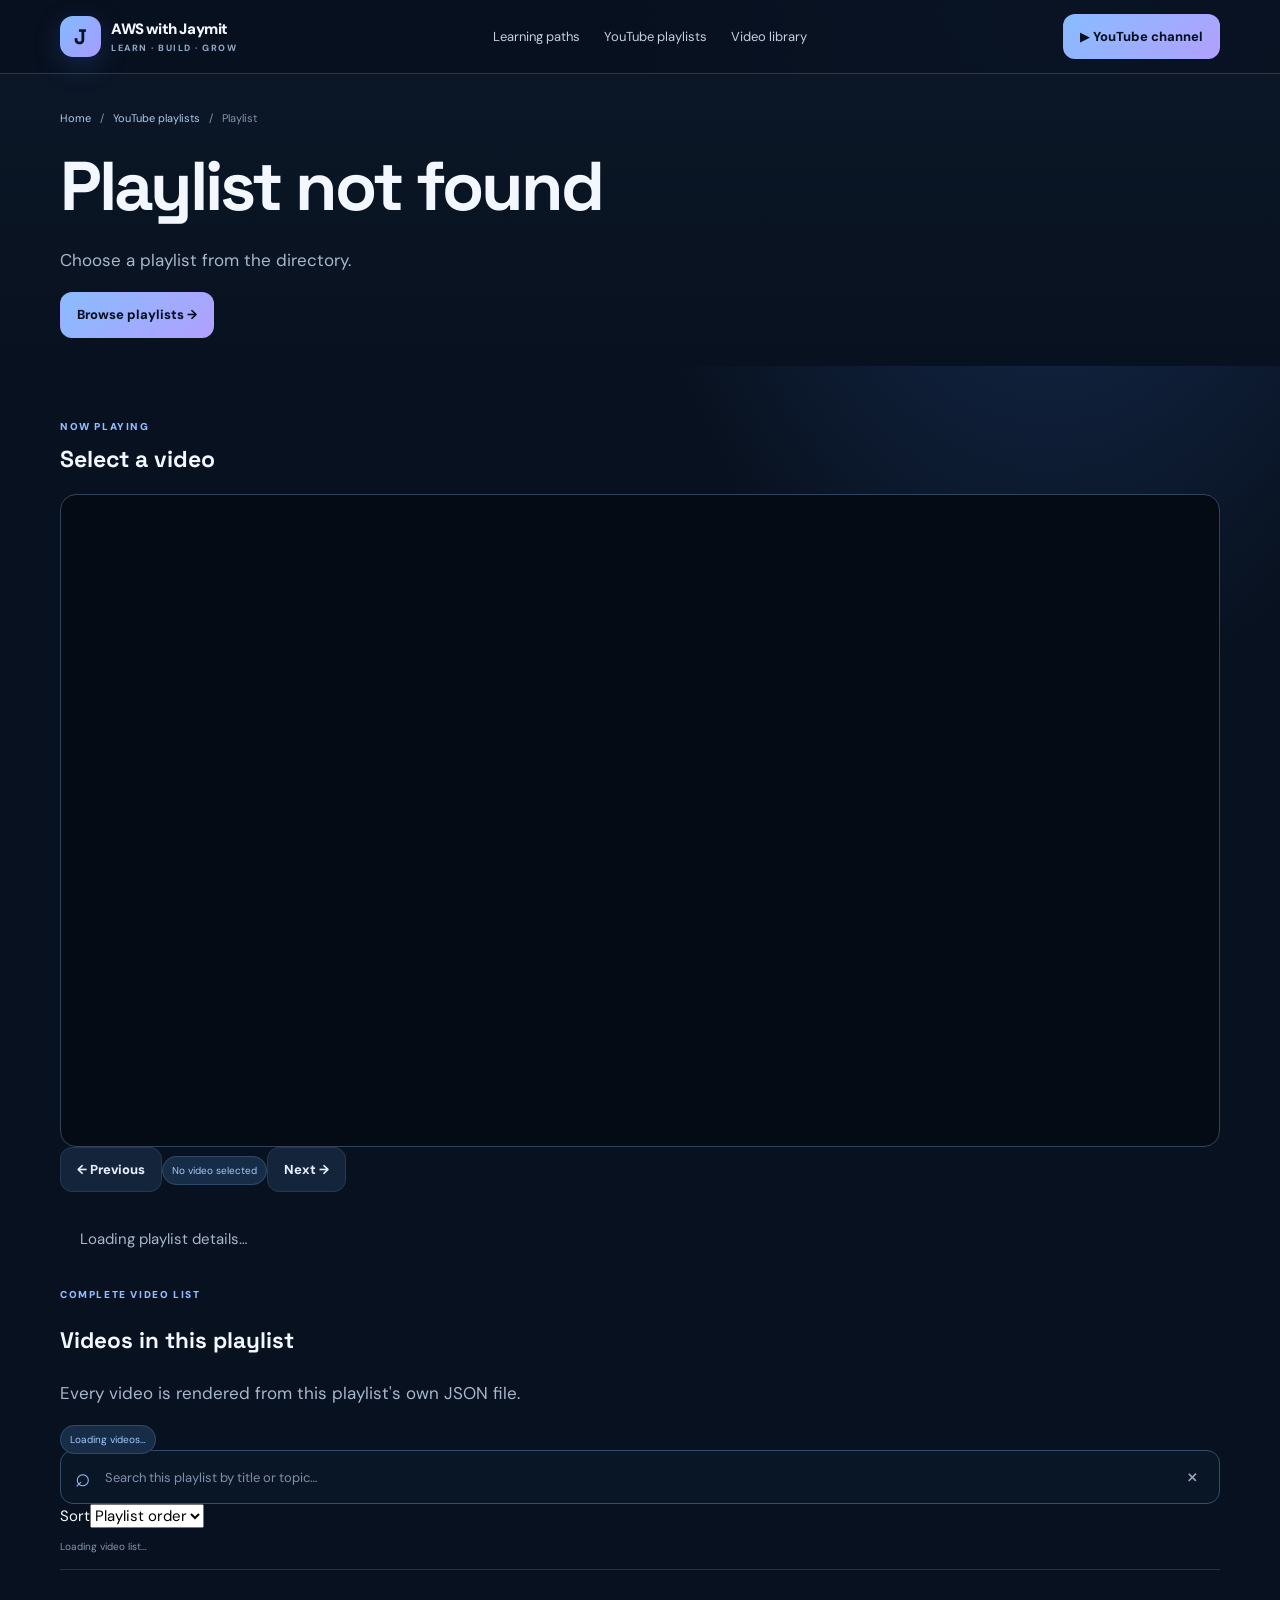
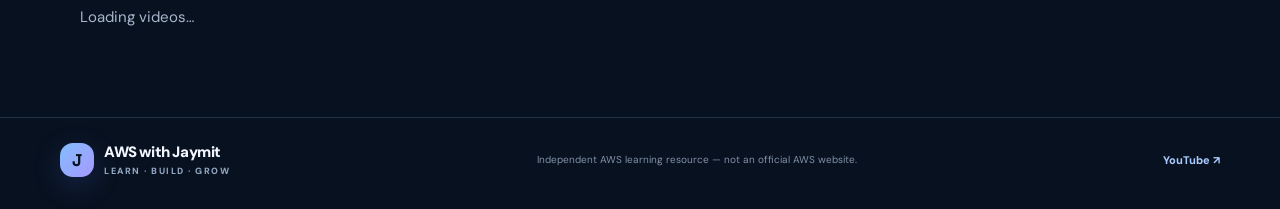
<file: playlist.html>
﻿<!doctype html>
<html lang="en">
<head>
  <meta charset="utf-8">
  <meta name="viewport" content="width=device-width, initial-scale=1">
  <meta name="description" content="Watch and search every video in this AWS with Jaymit learning playlist — covering AWS cloud services, serverless, generative AI, and more.">
  <meta name="theme-color" content="#08111f">
  <title>AWS Playlist | AWS with Jaymit</title>

  <!-- Canonical (updated dynamically by playlist.js once playlist data loads) -->
  <link rel="canonical" href="https://awswithjaymit.com/playlists.html">

  <!-- Open Graph (updated dynamically by playlist.js once playlist data loads) -->
  <meta property="og:type" content="website">
  <meta property="og:site_name" content="AWS with Jaymit">
  <meta property="og:title" content="AWS Playlist | AWS with Jaymit">
  <meta property="og:description" content="Watch and search every video in this AWS with Jaymit learning playlist — covering AWS cloud services, serverless, generative AI, and more.">
  <meta property="og:url" content="https://awswithjaymit.com/playlists.html">
  <meta property="og:image" content="https://awswithjaymit.com/assets/og-image.png">

  <!-- Twitter Card -->
  <meta name="twitter:card" content="summary_large_image">
  <meta name="twitter:site" content="@awswithjaymit">
  <meta name="twitter:title" content="AWS Playlist | AWS with Jaymit">
  <meta name="twitter:description" content="Watch and search every video in this AWS with Jaymit learning playlist — covering AWS cloud services, serverless, generative AI, and more.">
  <meta name="twitter:image" content="https://awswithjaymit.com/assets/og-image.png">

  <!-- Favicon (add favicon-32x32.png, favicon-16x16.png, apple-touch-icon.png to repo root) -->
  <link rel="icon" type="image/png" sizes="32x32" href="/favicon-32x32.png">
  <link rel="icon" type="image/png" sizes="16x16" href="/favicon-16x16.png">
  <link rel="apple-touch-icon" sizes="180x180" href="/apple-touch-icon.png">

  <!-- Fonts -->
  <link rel="preconnect" href="https://fonts.googleapis.com">
  <link rel="preconnect" href="https://fonts.gstatic.com" crossorigin>
  <link rel="stylesheet" href="https://fonts.googleapis.com/css2?family=DM+Sans:wght@400;500;600;700;800&family=Space+Grotesk:wght@400;500;600;700&display=swap">

  <!-- Styles -->
  <link rel="stylesheet" href="styles.css">
</head>
<body>
<header class="header"><div class="container nav">
  <a class="brand" href="index.html"><span class="logo">J</span><span>AWS with Jaymit<small>LEARN · BUILD · GROW</small></span></a>
  <nav id="navLinks" aria-label="Main navigation"><a href="index.html#paths">Learning paths</a><a href="playlists.html">YouTube playlists</a><a href="index.html#catalog">Video library</a></nav>
  <a class="btn primary nav-cta" href="https://www.youtube.com/@awswithjaymit" target="_blank" rel="noopener">▶ YouTube channel</a>
  <button id="menuBtn" class="menu-btn" aria-label="Toggle navigation">☰</button>
</div></header>
<main>
  <section class="playlist-detail-hero"><div class="container"><div class="breadcrumbs"><a href="index.html">Home</a><span>/</span><a href="playlists.html">YouTube playlists</a><span>/</span><span id="crumbTitle">Playlist</span></div><div id="playlistHeader"><h1 class="loading">Loading playlist…</h1></div></div></section>
  <section class="section"><div class="container">
    <div class="native-player-layout"><div class="playlist-player-wrap"><div class="player-heading"><div><span class="kicker">Now playing</span><h2 id="nowPlayingTitle">Select a video</h2></div><a id="openCurrentVideo" class="text-link" href="#" target="_blank" rel="noopener" hidden>Open on YouTube ↗</a></div><div id="singleVideoPlayer" class="playlist-player"><p class="loading">Loading player…</p></div><div class="player-controls"><button id="previousVideo" class="btn secondary" disabled>← Previous</button><span id="playPosition" class="sort-pill">No video selected</span><button id="nextVideo" class="btn secondary" disabled>Next →</button></div></div>
      <aside id="playlistSidebar" class="playlist-sidebar"><p class="loading">Loading playlist details…</p></aside></div>
    <section class="native-video-section"><div class="native-video-heading"><div><span class="kicker">Complete video list</span><h2>Videos in this playlist</h2><p class="lead small-lead">Every video is rendered from this playlist's own JSON file.</p></div><span id="videoCount" class="sort-pill">Loading videos…</span></div>
      <div class="native-video-tools"><label class="searchbox"><span>⌕</span><input id="videoSearch" type="search" placeholder="Search this playlist by title or topic…" aria-label="Search videos in this playlist"><button id="clearVideoSearch" type="button" aria-label="Clear search">×</button></label><label class="sort-control"><span>Sort</span><select id="videoSort" aria-label="Sort videos"><option value="position">Playlist order</option><option value="title-asc">Title A–Z</option><option value="title-desc">Title Z–A</option><option value="newest">Newest first</option><option value="oldest">Oldest first</option><option value="duration">Duration</option></select></label></div>
      <p id="videoResultCount" class="result-line">Loading video list…</p><div id="nativeVideoList" class="native-video-list"><p class="loading">Loading videos…</p></div><p id="videoEmptyState" class="empty" hidden>No videos match your search.</p>
    </section>
  </div></section>
</main>
<footer><div class="container footer-row"><a class="brand" href="index.html"><span class="logo small-logo">J</span><span>AWS with Jaymit<small>LEARN · BUILD · GROW</small></span></a><span>Independent AWS learning resource — not an official AWS website.</span><a href="https://www.youtube.com/@awswithjaymit" target="_blank" rel="noopener">YouTube ↗</a></div></footer>
<script src="playlist.js"></script>
</body></html>
</file>
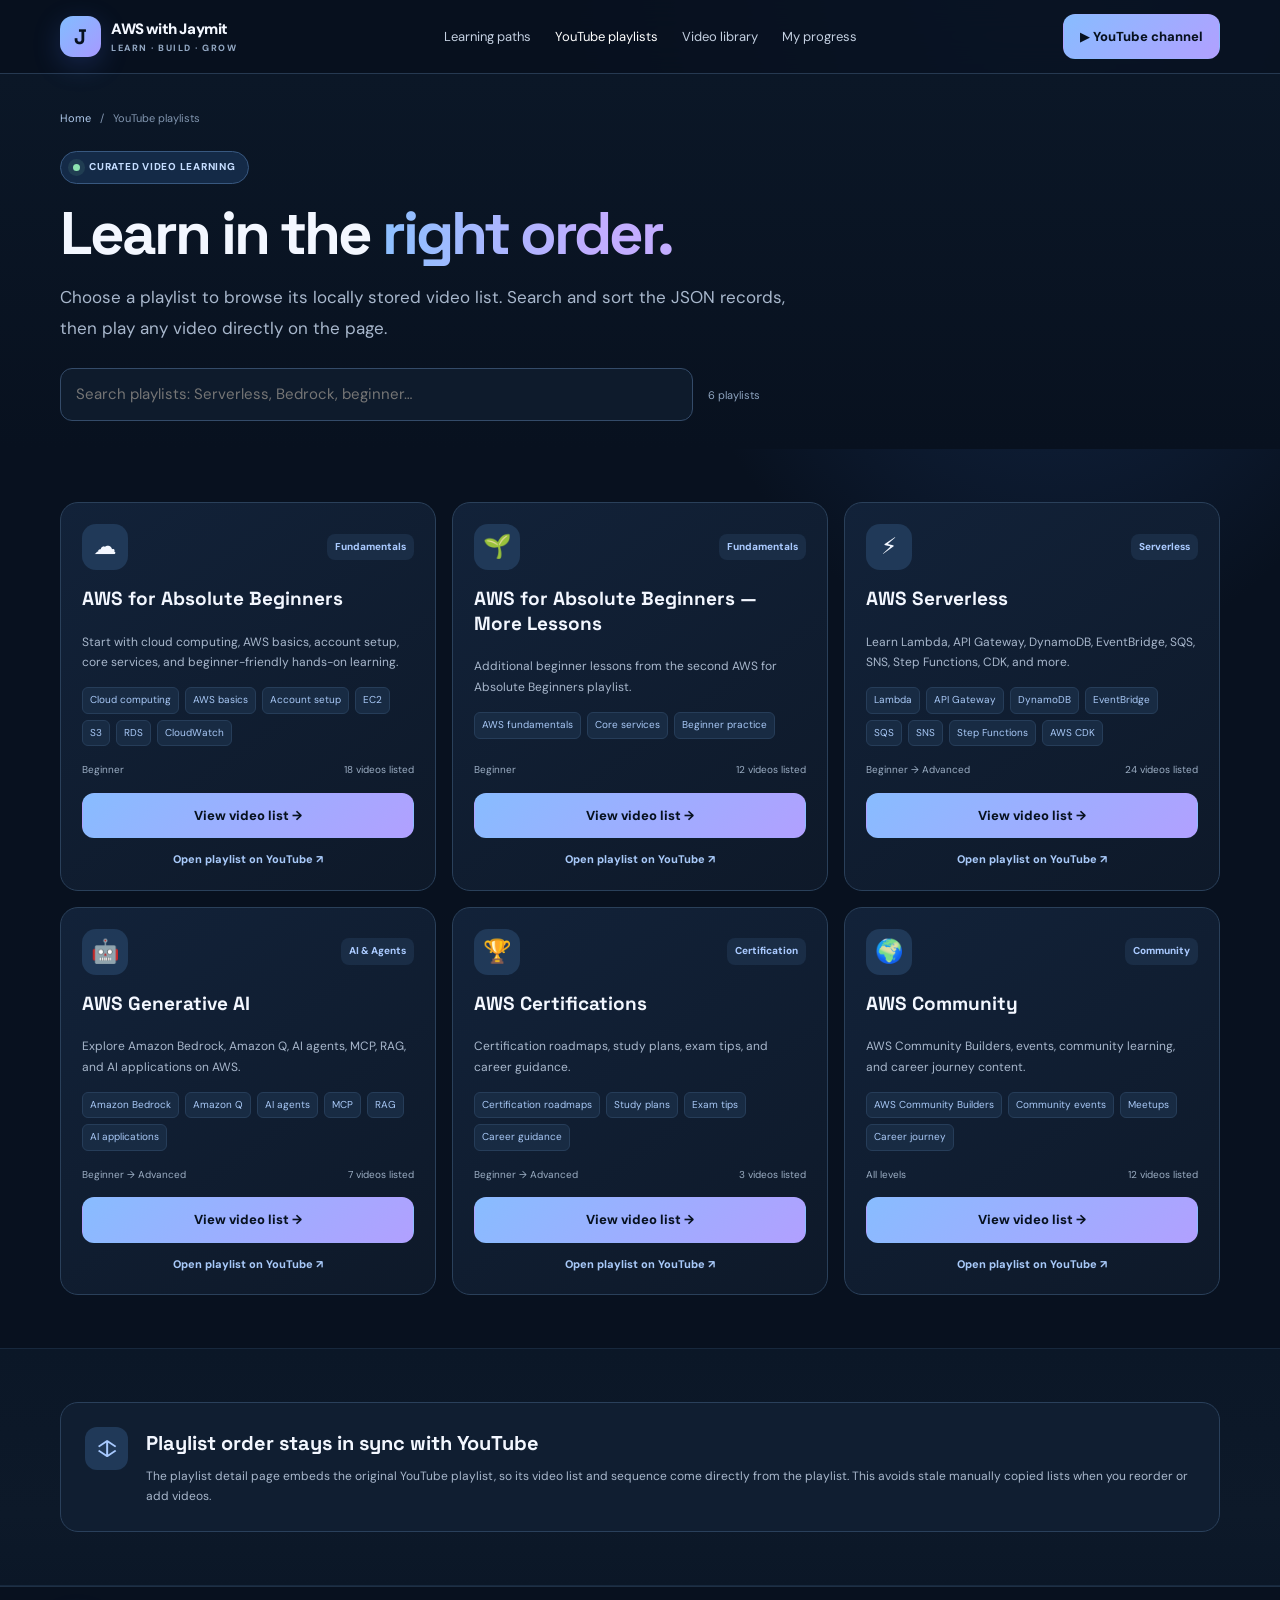
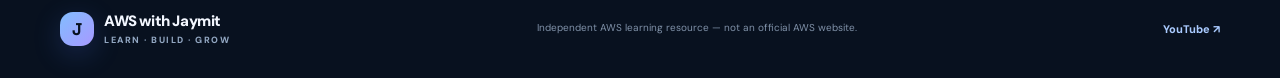
<file: playlists.html>
﻿<!doctype html>
<html lang="en">
<head>
  <meta charset="utf-8">
  <meta name="viewport" content="width=device-width, initial-scale=1">
  <meta name="description" content="Browse all AWS with Jaymit YouTube learning playlists — covering AWS fundamentals, serverless, generative AI, certifications, and more. Find the right playlist and start learning today.">
  <meta name="theme-color" content="#08111f">
  <title>AWS YouTube Learning Playlists | AWS with Jaymit</title>

  <!-- Canonical -->
  <link rel="canonical" href="https://awswithjaymit.com/playlists.html">

  <!-- Open Graph -->
  <meta property="og:type" content="website">
  <meta property="og:site_name" content="AWS with Jaymit">
  <meta property="og:title" content="AWS YouTube Learning Playlists | AWS with Jaymit">
  <meta property="og:description" content="Browse all AWS with Jaymit YouTube learning playlists — covering AWS fundamentals, serverless, generative AI, certifications, and more. Find the right playlist and start learning today.">
  <meta property="og:url" content="https://awswithjaymit.com/playlists.html">
  <meta property="og:image" content="https://awswithjaymit.com/assets/og-image.png">

  <!-- Twitter Card -->
  <meta name="twitter:card" content="summary_large_image">
  <meta name="twitter:site" content="@awswithjaymit">
  <meta name="twitter:title" content="AWS YouTube Learning Playlists | AWS with Jaymit">
  <meta name="twitter:description" content="Browse all AWS with Jaymit YouTube learning playlists — covering AWS fundamentals, serverless, generative AI, certifications, and more. Find the right playlist and start learning today.">
  <meta name="twitter:image" content="https://awswithjaymit.com/assets/og-image.png">

  <!-- Favicon (add favicon-32x32.png, favicon-16x16.png, apple-touch-icon.png to repo root) -->
  <link rel="icon" type="image/png" sizes="32x32" href="/favicon-32x32.png">
  <link rel="icon" type="image/png" sizes="16x16" href="/favicon-16x16.png">
  <link rel="apple-touch-icon" sizes="180x180" href="/apple-touch-icon.png">

  <!-- Fonts -->
  <link rel="preconnect" href="https://fonts.googleapis.com">
  <link rel="preconnect" href="https://fonts.gstatic.com" crossorigin>
  <link rel="stylesheet" href="https://fonts.googleapis.com/css2?family=DM+Sans:wght@400;500;600;700;800&family=Space+Grotesk:wght@400;500;600;700&display=swap">

  <!-- Styles -->
  <link rel="stylesheet" href="styles.css">

  <!-- Structured Data: ItemList of playlists -->
  <script type="application/ld+json">
  {
    "@context": "https://schema.org",
    "@type": "ItemList",
    "name": "AWS with Jaymit — YouTube Learning Playlists",
    "url": "https://awswithjaymit.com/playlists.html",
    "itemListElement": [
      { "@type": "ListItem", "position": 1, "name": "AWS for Absolute Beginners", "url": "https://awswithjaymit.com/playlist.html?id=aws-beginners" },
      { "@type": "ListItem", "position": 2, "name": "AWS for Absolute Beginners — More Lessons", "url": "https://awswithjaymit.com/playlist.html?id=aws-beginners-continued" },
      { "@type": "ListItem", "position": 3, "name": "AWS Serverless", "url": "https://awswithjaymit.com/playlist.html?id=aws-serverless" },
      { "@type": "ListItem", "position": 4, "name": "AWS Generative AI", "url": "https://awswithjaymit.com/playlist.html?id=aws-generative-ai" },
      { "@type": "ListItem", "position": 5, "name": "AWS Certifications", "url": "https://awswithjaymit.com/playlist.html?id=aws-certifications" },
      { "@type": "ListItem", "position": 6, "name": "AWS Community", "url": "https://awswithjaymit.com/playlist.html?id=aws-community" }
    ]
  }
  </script>
</head>
<body>
<header class="header"><div class="container nav">
  <a class="brand" href="index.html"><span class="logo">J</span><span>AWS with Jaymit<small>LEARN · BUILD · GROW</small></span></a>
  <nav id="navLinks" aria-label="Main navigation"><a href="index.html#paths">Learning paths</a><a href="playlists.html" aria-current="page">YouTube playlists</a><a href="index.html#catalog">Video library</a><a href="index.html#progress">My progress</a></nav>
  <a class="btn primary nav-cta" href="https://www.youtube.com/@awswithjaymit" target="_blank" rel="noopener">▶ YouTube channel</a>
  <button id="menuBtn" class="menu-btn" aria-label="Toggle navigation">☰</button>
</div></header>
<main>
  <section class="playlist-page-hero"><div class="container">
    <div class="breadcrumbs"><a href="index.html">Home</a><span>/</span><span>YouTube playlists</span></div>
    <span class="eyebrow"><span class="pulse"></span> Curated video learning</span>
    <h1>Learn in the <span>right order.</span></h1>
    <p class="lead">Choose a playlist to browse its locally stored video list. Search and sort the JSON records, then play any video directly on the page.</p>
    <div class="playlist-tools"><input id="playlistSearch" type="search" placeholder="Search playlists: Serverless, Bedrock, beginner…" aria-label="Search playlists"><span id="playlistCount">Loading playlists…</span></div>
  </div></section>
  <section class="section"><div class="container"><div id="playlistGrid" class="playlist-directory"><p class="loading">Loading playlists…</p></div></div></section>
  <section class="section tinted"><div class="container official-note"><span class="note-icon">↕</span><div><h2>Playlist order stays in sync with YouTube</h2><p>The playlist detail page embeds the original YouTube playlist, so its video list and sequence come directly from the playlist. This avoids stale manually copied lists when you reorder or add videos.</p></div></div></section>
</main>
<footer><div class="container footer-row"><a class="brand" href="index.html"><span class="logo small-logo">J</span><span>AWS with Jaymit<small>LEARN · BUILD · GROW</small></span></a><span>Independent AWS learning resource — not an official AWS website.</span><a href="https://www.youtube.com/@awswithjaymit" target="_blank" rel="noopener">YouTube ↗</a></div></footer>
<script src="playlists.js"></script>
</body></html>
</file>
<file: styles.css>
:root{--bg:#08111f;--panel:#101d30;--text:#f3f7ff;--muted:#a8b7cc;--line:#263951;--blue:#8bbcff;--purple:#b7a0ff;--green:#8ce3b0;--max:1160px}*{box-sizing:border-box}html{scroll-behavior:smooth;scroll-padding-top:85px}body{margin:0;background:radial-gradient(ellipse at 82% -10%,#1b3764 0,transparent 32%),var(--bg);color:var(--text);font:15px/1.65 "DM Sans",system-ui,sans-serif}a{color:inherit;text-decoration:none}button,input,select{font:inherit}button{cursor:pointer}.container{width:min(var(--max),calc(100% - 42px));margin:auto}.header{height:74px;position:sticky;top:0;z-index:5;background:#08111fe8;backdrop-filter:blur(16px);border-bottom:1px solid var(--line)}.nav{height:100%;display:flex;align-items:center;justify-content:space-between;gap:20px}.brand{display:flex;align-items:center;gap:10px;font-weight:850;letter-spacing:-.4px;line-height:1.2}.logo{display:grid;place-items:center;width:41px;height:41px;border-radius:13px;background:linear-gradient(135deg,#82bdff,#a799ff);color:#07111f;font:700 21px "Space Grotesk";box-shadow:0 8px 28px #547fff35}.brand small{display:block;color:#93a8c3;font-size:9px;letter-spacing:1.5px;font-weight:800;margin-top:5px}.nav nav{display:flex;gap:24px;font-size:13px;color:#c4d0e1}.nav nav a:hover,footer a:hover,.text-link:hover{color:white}.btn{display:inline-flex;align-items:center;justify-content:center;gap:9px;border:1px solid var(--line);border-radius:12px;padding:11px 16px;font-size:13px;font-weight:800;transition:.18s;cursor:pointer}.btn:hover{transform:translateY(-2px);filter:brightness(1.08)}.primary{background:linear-gradient(135deg,#88bcff,#b1a0ff);border-color:transparent;color:#07111f}.secondary{background:#14243a;color:#e6effc}.quiet{background:transparent;color:#b3c1d5}.menu-btn{display:none;background:none;color:white;border:0;font-size:23px}.hero{padding:72px 0 58px}.hero-grid{display:grid;grid-template-columns:1.05fr .95fr;gap:55px;align-items:center}.eyebrow{display:inline-flex;align-items:center;gap:9px;border:1px solid #385880;background:#142a47;color:#c5ddff;padding:7px 12px;border-radius:999px;font-size:10px;font-weight:800;letter-spacing:.75px;text-transform:uppercase}.pulse{width:7px;height:7px;background:var(--green);border-radius:50%;box-shadow:0 0 0 5px #8ce3b01a}h1,h2,h3{font-family:"Space Grotesk","DM Sans",sans-serif}h1{font-size:clamp(43px,5.5vw,69px);line-height:1.04;letter-spacing:-3px;margin:22px 0}.hero h1 span{background:linear-gradient(90deg,#8dc0ff,#c2adff 75%);background-clip:text;-webkit-background-clip:text;color:transparent}.lead{font-size:17px;color:var(--muted);max-width:590px;line-height:1.8}.hero-actions{display:flex;gap:11px;flex-wrap:wrap;margin:27px 0 24px}.proof{display:flex;gap:20px;flex-wrap:wrap;color:var(--muted);font-size:11px}.proof b{display:block;color:white;font-size:13px}.dashboard{padding:22px;border:1px solid #344d6e;border-radius:24px;background:linear-gradient(145deg,#172b46,#0e1a2b);box-shadow:0 28px 90px #0005;transform:rotate(.7deg)}.dash-head,.between{display:flex;align-items:center;justify-content:space-between;gap:12px}.dash-head{margin-bottom:18px}.dash-head small,.dash-foot small{color:var(--muted);font-size:10px;letter-spacing:.8px}.dash-head h2{font-size:20px;margin:4px 0 0}.status{font-size:10px;padding:5px 8px;border:1px solid #285c4a;border-radius:99px;background:#12382f;color:#9fe9c1}.progress-card{padding:16px;background:#0b1728;border:1px solid #2b405a;border-radius:15px;margin-bottom:13px}.progress-card b{font-size:12px}.muted{color:var(--muted);font-size:10px}.bar{height:7px;background:#25364c;border-radius:99px;overflow:hidden;margin:12px 0}.bar span{display:block;width:0;height:100%;border-radius:99px;background:linear-gradient(90deg,#76b9ff,#b7a1ff);transition:width .25s}.dash-grid{display:grid;grid-template-columns:1fr 1fr;gap:11px}.dash-tile{padding:14px;background:#14243a;border:1px solid #2a3f59;border-radius:14px}.dash-tile span{font-size:22px;display:block}.dash-tile b{display:block;font-size:12px;margin:7px 0 2px}.dash-tile small{color:var(--muted);font-size:10px}.dash-foot{display:flex;align-items:center;gap:12px;padding:15px 2px 0}.dash-foot b{font-size:11px}.section{padding:53px 0}.tinted{background:linear-gradient(180deg,#0b1727,#0d1929 70%,#0b1727);border-block:1px solid #17283d}.section-head{display:flex;justify-content:space-between;align-items:end;gap:25px;margin-bottom:25px}.kicker{display:block;color:#91bcff;font-size:10px;font-weight:900;letter-spacing:1.6px;text-transform:uppercase}.section-head h2{font-size:clamp(27px,3vw,39px);letter-spacing:-1.3px;line-height:1.2;margin:8px 0 0}.section-head>p{max-width:470px;color:var(--muted);font-size:13px;margin:0}.roadmap-grid{display:grid;grid-template-columns:repeat(3,1fr);gap:15px}.path-card{display:flex;flex-direction:column;min-height:235px;padding:20px;border:1px solid #2a3e58;border-radius:18px;background:linear-gradient(145deg,#122239,#0e1929);transition:.2s}.path-card:hover,.video-card:hover{transform:translateY(-3px);border-color:#648cc2}.path-top{display:flex;align-items:center;justify-content:space-between;gap:10px}.path-icon{display:grid;place-items:center;width:44px;height:44px;border-radius:13px;background:#1e3553;font-size:22px}.chip-label{background:#1a2d46;color:#aacaff;border-radius:8px;padding:5px 8px;font-size:10px;font-weight:800}.path-card h3{font-size:18px;margin:16px 0 7px}.path-card p{color:var(--muted);font-size:12px;line-height:1.7;margin-bottom:15px}.path-meta,.path-foot{display:flex;justify-content:space-between;gap:10px;color:#aebfd4;font-size:10px}.path-meta{margin-top:auto}.mini-bar{height:4px;background:#26384e;border-radius:99px;overflow:hidden;margin:11px 0 8px}.mini-bar span{display:block;height:100%;background:linear-gradient(90deg,#76b9ff,#b7a1ff)}.path-foot b{color:#a9caff}.search-panel{border:1px solid #2a405b;border-radius:20px;background:#0e1b2c;padding:16px}.searchbox{height:54px;display:flex;align-items:center;gap:12px;padding:0 14px;border:1px solid #354d6b;border-radius:13px;background:#091626}.searchbox>span{font-size:26px;color:#91bfff}.searchbox input{min-width:0;flex:1;background:transparent;border:0;outline:0;color:white;font-size:13px}.searchbox input::placeholder{color:#7f91aa}.searchbox button{border:0;background:transparent;color:#94a7c0;font-size:23px}.filter-row{display:flex;align-items:center;justify-content:space-between;gap:14px;flex-wrap:wrap;margin:14px 0 17px}.chips{display:flex;flex-wrap:wrap;gap:7px}.filter-chip{border:1px solid #2b4058;background:#101e31;color:#aebfd4;border-radius:99px;padding:7px 11px;font-size:10px;font-weight:800}.filter-chip.active,.filter-chip:hover{background:#1c3657;border-color:#5b8dce;color:#fff}.filter-row select{border:1px solid #2b4058;background:#101e31;color:#cbd8e8;border-radius:10px;padding:8px 11px;font-size:11px}.result-line{display:flex;justify-content:space-between;gap:10px;color:#8297b2;font-size:10px;border-bottom:1px solid #22344a;padding:0 0 13px;margin-bottom:15px}.video-grid{display:grid;grid-template-columns:repeat(3,1fr);gap:12px}.video-card{display:flex;flex-direction:column;border:1px solid #293d55;background:#111f32;border-radius:15px;padding:16px;min-height:240px;transition:.18s}.video-card[hidden]{display:none}.video-top{display:flex;justify-content:space-between;align-items:center;gap:8px}.video-category{font-size:10px;color:#a5c7ff;font-weight:800}.level{font-size:10px;color:#c4d0df;background:#223249;border-radius:7px;padding:4px 7px}.level.beginner{color:#a5efc7;background:#153b31}.level.intermediate{color:#ffdc9b;background:#3a3020}.level.advanced{color:#d2c0ff;background:#30284a}.video-thumb{display:block;position:relative;width:calc(100% + 32px);margin:-16px -16px 0;border-radius:15px 15px 0 0;overflow:hidden;aspect-ratio:16/9;background:#0d1e33}.video-thumb img{width:100%;height:100%;display:block;object-fit:cover;transition:transform .22s}.video-thumb:hover img{transform:scale(1.04)}.thumb-duration{position:absolute;right:8px;bottom:8px;background:#07111fe8;color:#fff;border-radius:5px;padding:2px 6px;font-size:10px;font-weight:700;letter-spacing:.3px}.video-card h3{font-size:15px;line-height:1.4;margin:13px 0 7px}.tags{display:flex;flex-wrap:wrap;gap:5px;margin-bottom:12px}.tags span{font-size:9px;color:#94b6e5;background:#182b43;border:1px solid #263d59;border-radius:6px;padding:3px 6px}.video-bottom{display:flex;justify-content:space-between;gap:8px;border-top:1px solid #26374b;padding-top:10px;margin-top:auto;color:#9aabc1;font-size:10px}.video-bottom .complete{color:var(--green)}.card-actions{display:flex;gap:13px;flex-wrap:wrap;margin-top:10px}.text-link{color:#9fc4ff;font-size:11px;font-weight:800}.empty{padding:30px;text-align:center;color:var(--muted);font-size:13px}.progress-dashboard{display:grid;grid-template-columns:.85fr 1.15fr auto;align-items:center;gap:25px;padding:24px;border:1px solid #2c425d;border-radius:20px;background:linear-gradient(120deg,#142741,#101b2d)}.big-percent{font:700 42px "Space Grotesk";margin:3px 0}.big-percent small{font-size:18px;color:#a8c8ff}.progress-dashboard p{font-size:11px;margin:0;color:var(--muted)}.progress-message{display:flex;gap:13px;align-items:flex-start}.next-icon{display:grid;place-items:center;width:42px;height:42px;border-radius:12px;background:#203958;font-size:20px;flex-shrink:0}.progress-message b{font-size:14px}.progress-message p{margin:4px 0 8px}.fine-print{font-size:10px;color:#7e91aa;margin:12px 0 0}.cta-section{padding-top:8px;padding-bottom:60px}.cta{display:flex;align-items:center;justify-content:space-between;gap:25px;padding:34px;border:1px solid #455e8c;border-radius:23px;background:radial-gradient(ellipse at 100% 0,#344b8a 0,transparent 48%),linear-gradient(120deg,#172c4b,#111d30)}.cta h2{font-size:clamp(26px,3vw,35px);letter-spacing:-1px;line-height:1.2;margin:7px 0}.cta p{color:#bfcee1;margin:0;font-size:12px;max-width:560px}footer{border-top:1px solid #1e3045;padding:25px 0 32px}.footer-row{display:flex;align-items:center;justify-content:space-between;gap:20px;flex-wrap:wrap}.footer-row>span{font-size:10px;color:#8092a9}.footer-row>a:last-child{font-size:11px;color:#aacbff;font-weight:800}.small-logo{width:34px;height:34px;font-size:17px}.loading{color:var(--muted);padding:20px}
@media(max-width:900px){.hero-grid{grid-template-columns:1fr;gap:35px}.dashboard{max-width:650px;transform:none}.roadmap-grid,.video-grid{grid-template-columns:repeat(2,1fr)}.progress-dashboard{grid-template-columns:1fr 1.2fr}.progress-dashboard .quiet{grid-column:1/-1;justify-self:start}.nav nav{gap:14px}}
@media(max-width:620px){.container{width:calc(100% - 28px)}.header{height:65px}.nav nav{display:none;position:absolute;top:65px;left:0;right:0;padding:18px;background:#0b1728;border-bottom:1px solid var(--line);flex-direction:column;align-items:stretch}.nav nav.open{display:flex}.nav-cta{display:none}.menu-btn{display:block}.brand{font-size:13px}.logo{width:35px;height:35px}.brand small{font-size:8px}.hero{padding:42px 0 34px}.hero h1{font-size:44px;letter-spacing:-2px}.lead{font-size:15px}.proof{gap:12px}.dashboard{padding:16px}.section{padding:42px 0}.section-head{display:block}.section-head>p{margin-top:10px}.roadmap-grid,.video-grid{grid-template-columns:1fr}.path-card{min-height:205px}.result-line span:last-child{display:none}.progress-dashboard{grid-template-columns:1fr;padding:19px}.progress-dashboard .quiet{grid-column:auto}.cta{display:block;padding:24px}.cta .btn{margin-top:19px}.footer-row{align-items:flex-start;flex-direction:column}.filter-row{align-items:flex-start}}

.roadmap-details{font-size:11px;color:#aebfd4;margin:0 0 15px}.roadmap-details summary{cursor:pointer;color:#a9caff;font-weight:800}.roadmap-details ol{padding-left:20px;line-height:1.8;color:#b9c9dc}

/* Playlist directory and detail pages */
.nav nav a[aria-current="page"]{color:#fff}
.playlist-page-hero,.playlist-detail-hero{padding:35px 0 28px;background:linear-gradient(180deg,#0b1727,#08111f)}
.breadcrumbs{display:flex;gap:9px;flex-wrap:wrap;color:#8195af;font-size:11px;margin-bottom:24px}
.breadcrumbs a{color:#afc9eb}
.playlist-page-hero h1{font-size:clamp(40px,5vw,60px);margin:19px 0 12px}
.playlist-page-hero h1 span{background:linear-gradient(90deg,#8dc0ff,#c2adff 75%);background-clip:text;-webkit-background-clip:text;color:transparent}
.playlist-page-hero .lead{max-width:750px}
.playlist-tools{display:flex;justify-content:space-between;align-items:center;gap:15px;max-width:700px;margin-top:25px}
.playlist-tools input{flex:1;min-width:0;background:#0e1b2c;border:1px solid #344b69;border-radius:12px;color:white;padding:13px 15px;outline:0}
.playlist-tools input:focus{border-color:#80b5ff}
.playlist-tools span{color:#8ea4bf;font-size:11px;white-space:nowrap}
.playlist-directory{display:grid;grid-template-columns:repeat(3,1fr);gap:16px}
.playlist-card{padding:21px;border:1px solid #2a405a;border-radius:18px;background:linear-gradient(145deg,#122239,#0e1929);display:flex;flex-direction:column;min-height:315px}
.playlist-card-top{display:flex;align-items:center;justify-content:space-between;gap:10px}
.playlist-icon{display:grid;place-items:center;width:46px;height:46px;border-radius:14px;background:#203958;font-size:23px}
.playlist-card h2{font-size:19px;line-height:1.3;margin:17px 0 8px}
.playlist-card p{color:var(--muted);font-size:12px;line-height:1.7;margin-bottom:15px}
.playlist-topics{display:flex;flex-wrap:wrap;gap:6px;margin-bottom:16px}
.playlist-topics span{font-size:10px;color:#a9c9f7;background:#182b43;border:1px solid #263d59;border-radius:6px;padding:4px 7px}
.playlist-card-foot{display:flex;justify-content:space-between;gap:10px;color:#9caec4;font-size:10px;margin-top:auto;margin-bottom:14px}
.full-btn{width:100%;text-align:center}
.external-playlist{display:block;text-align:center;color:#a8c9f9;font-size:11px;font-weight:800;margin-top:12px}
.official-note{display:flex;gap:18px;align-items:flex-start;padding:24px;border:1px solid #2a405b;border-radius:18px;background:#101e31}
.note-icon{display:grid;place-items:center;flex-shrink:0;width:43px;height:43px;border-radius:12px;background:#203958;color:#a8caff;font-size:24px}
.official-note h2{font-size:20px;margin:0 0 7px}
.official-note p{font-size:12px;color:var(--muted);margin:0}
.playlist-detail-heading{display:grid;grid-template-columns:1fr 220px;align-items:center;gap:30px}
.playlist-detail-heading h1{font-size:clamp(35px,4.5vw,53px);letter-spacing:-2px;margin:17px 0 10px}
.playlist-header-actions{display:flex;gap:10px;flex-wrap:wrap;margin-top:22px}
.sequence-card{border:1px solid #344c6c;background:linear-gradient(145deg,#172b46,#0e1a2b);border-radius:17px;padding:20px}
.sequence-card>span{display:grid;place-items:center;width:43px;height:43px;border-radius:12px;background:#203958;color:#a9cbff;font-size:24px;margin-bottom:13px}
.sequence-card b,.sequence-card small{display:block}
.sequence-card b{font-size:13px;margin-bottom:6px}
.sequence-card small{font-size:11px;color:var(--muted);line-height:1.6}
.playlist-detail-grid{display:grid;grid-template-columns:minmax(0,1fr) 290px;gap:25px;align-items:start}
.player-heading{display:flex;align-items:end;justify-content:space-between;gap:12px;margin-bottom:15px}
.player-heading h2{font-size:23px;margin:6px 0 0}
.sort-pill{font-size:10px;color:#a7c9ff;background:#172c46;border:1px solid #2f4a6b;padding:7px 9px;border-radius:99px;white-space:nowrap}
.playlist-player{background:#050b14;border:1px solid #30445e;border-radius:16px;overflow:hidden;aspect-ratio:16/9;min-height:260px}
.playlist-player iframe{display:block;width:100%;height:100%;min-height:260px;border:0}
.playlist-sidebar{display:flex;flex-direction:column;gap:14px}
.sidebar-card{padding:19px;border:1px solid #2a405a;border-radius:16px;background:#101e31}
.sidebar-card h2{font-size:16px;margin:0 0 14px}
.topic-list>div{display:flex;align-items:center;gap:10px;margin:11px 0;color:#bac9dc;font-size:12px}
.topic-list span{display:grid;place-items:center;width:26px;height:26px;flex-shrink:0;background:#203958;color:#a9caff;border-radius:7px;font-size:9px;font-weight:800}
.sidebar-card ol{padding-left:20px;margin:0;color:#bac9dc;font-size:12px}
.sidebar-card ol li{padding:4px 0 7px}
@media(max-width:900px){.playlist-directory{grid-template-columns:repeat(2,1fr)}.playlist-detail-grid{grid-template-columns:1fr}.playlist-sidebar{display:grid;grid-template-columns:1fr 1
</file>
